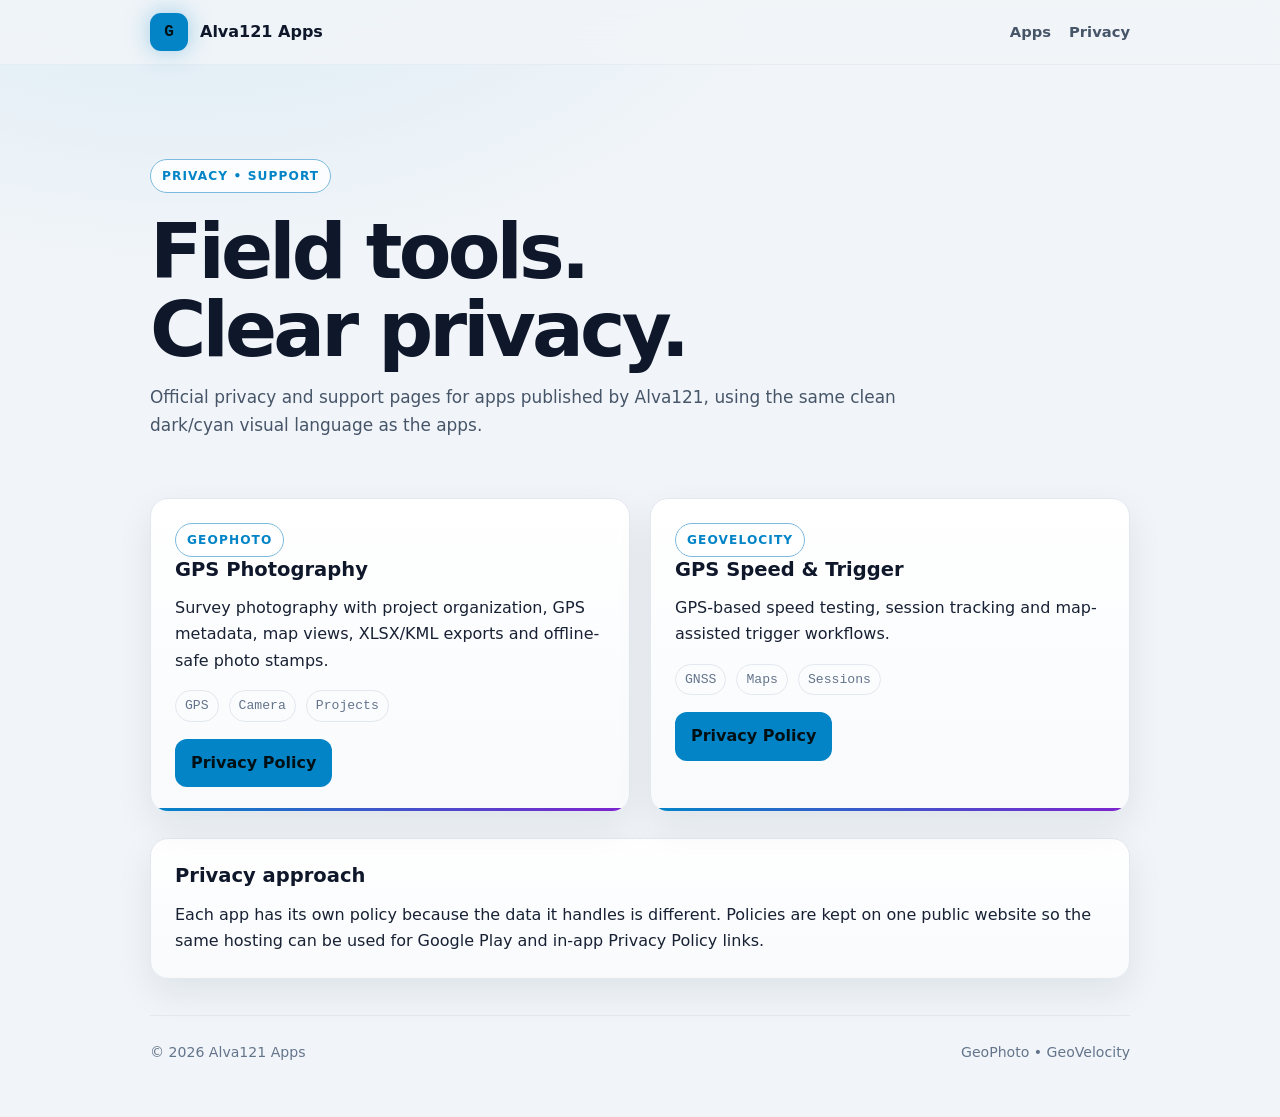
<file: index.html>
<!doctype html>
<html lang="en">
<head>
<meta charset="utf-8"><meta name="viewport" content="width=device-width,initial-scale=1">
<title>Alva121 Apps • Privacy & Support</title>
<meta name="description" content="Privacy and support information for GeoPhoto and GeoVelocity.">
<link rel="stylesheet" href="styles.css">
</head>
<body>
<header class="topbar"><div class="inner">
  <a class="brand" href="index.html"><span class="logo">G</span><span>Alva121 Apps</span></a>
  <nav class="nav"><a href="#apps">Apps</a><a href="#privacy">Privacy</a></nav>
</div></header>

<main class="shell">
  <section class="hero">
    <span class="eyebrow">Privacy • Support</span>
    <h1>Field tools.<br>Clear privacy.</h1>
    <p class="lead">Official privacy and support pages for apps published by Alva121, using the same clean dark/cyan visual language as the apps.</p>
  </section>

  <section id="apps" class="grid">
    <article class="card app">
      <span class="eyebrow">GeoPhoto</span>
      <h2>GPS Photography</h2>
      <p>Survey photography with project organization, GPS metadata, map views, XLSX/KML exports and offline-safe photo stamps.</p>
      <div class="meta"><span class="pill">GPS</span><span class="pill">Camera</span><span class="pill">Projects</span></div>
      <a class="btn" href="geophoto/privacy-policy.html">Privacy Policy</a>
    </article>

    <article class="card app">
      <span class="eyebrow">GeoVelocity</span>
      <h2>GPS Speed & Trigger</h2>
      <p>GPS-based speed testing, session tracking and map-assisted trigger workflows.</p>
      <div class="meta"><span class="pill">GNSS</span><span class="pill">Maps</span><span class="pill">Sessions</span></div>
      <a class="btn" href="geovelocity/privacy-policy.html">Privacy Policy</a>
    </article>
  </section>

  <section id="privacy" class="section card">
    <h2>Privacy approach</h2>
    <p>Each app has its own policy because the data it handles is different. Policies are kept on one public website so the same hosting can be used for Google Play and in-app Privacy Policy links.</p>
  </section>

  <footer><span>© 2026 Alva121 Apps</span><span>GeoPhoto • GeoVelocity</span></footer>
</main>
</body>
</html>
</file>
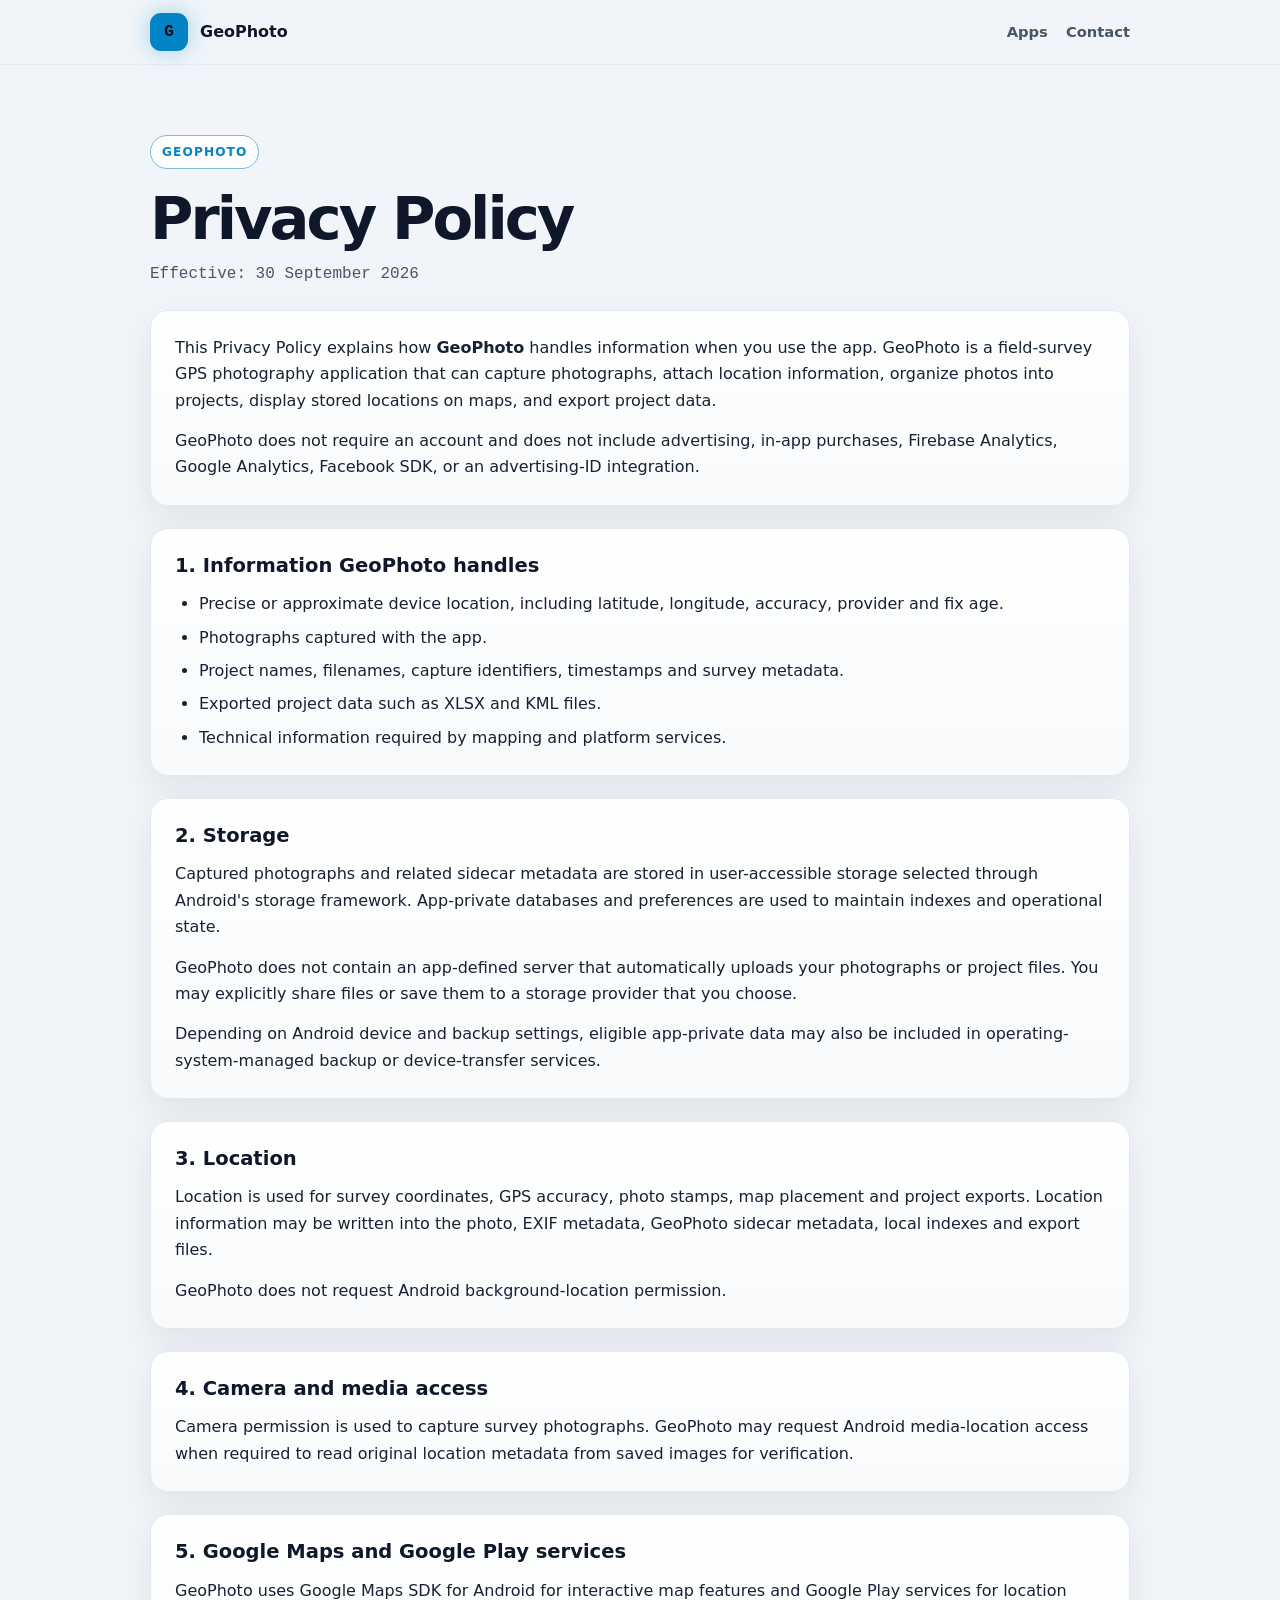
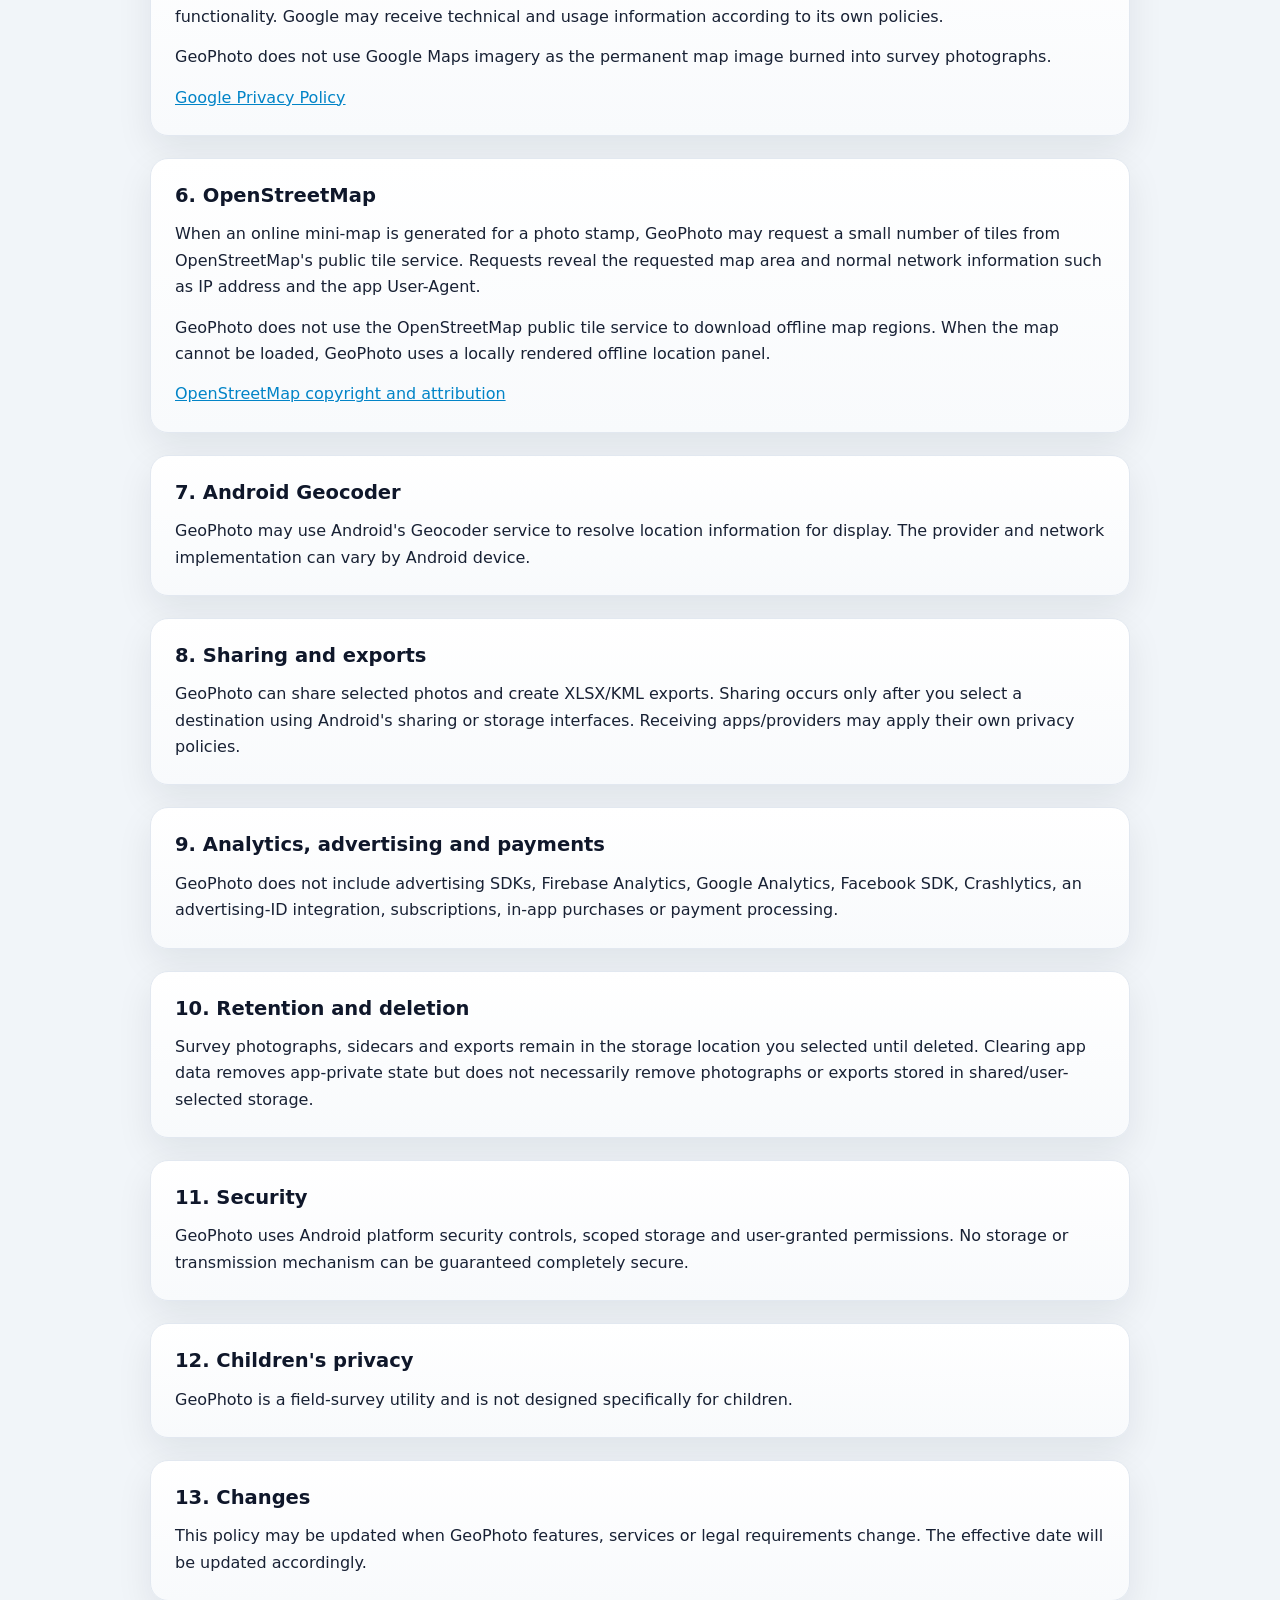
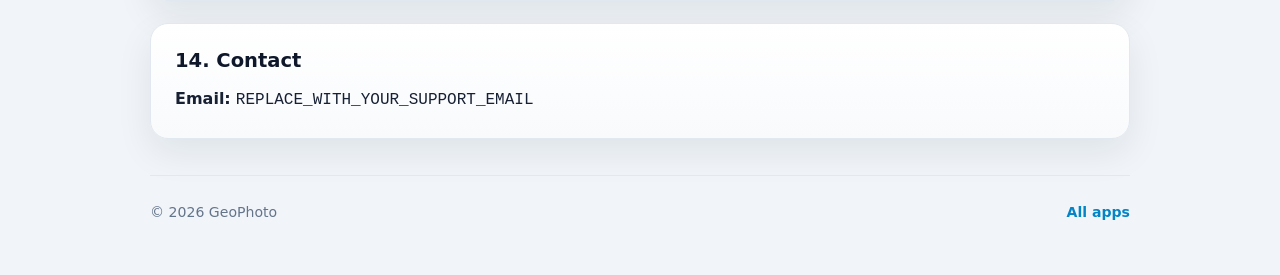
<file: geophoto/index.html>
<!doctype html>
<html lang="en">
<head>
<meta charset="utf-8"><meta name="viewport" content="width=device-width,initial-scale=1">
<title>GeoPhoto Privacy Policy</title>
<meta name="description" content="Privacy Policy for GeoPhoto.">
<link rel="stylesheet" href="../styles.css">
</head>
<body>
<header class="topbar"><div class="inner">
  <a class="brand" href="../index.html"><span class="logo">G</span><span>GeoPhoto</span></a>
  <nav class="nav"><a href="../index.html">Apps</a><a href="#contact">Contact</a></nav>
</div></header>

<main class="shell">
  <section class="policy-header">
    <span class="eyebrow">GeoPhoto</span>
    <h1>Privacy Policy</h1>
    <p class="muted mono">Effective: 30 September 2026</p>
  </section>

  <section class="card">
    <p>This Privacy Policy explains how <strong>GeoPhoto</strong> handles information when you use the app. GeoPhoto is a field-survey GPS photography application that can capture photographs, attach location information, organize photos into projects, display stored locations on maps, and export project data.</p>
    <p>GeoPhoto does not require an account and does not include advertising, in-app purchases, Firebase Analytics, Google Analytics, Facebook SDK, or an advertising-ID integration.</p>
  </section>

  <section class="card"><h2>1. Information GeoPhoto handles</h2>
    <ul>
      <li>Precise or approximate device location, including latitude, longitude, accuracy, provider and fix age.</li>
      <li>Photographs captured with the app.</li>
      <li>Project names, filenames, capture identifiers, timestamps and survey metadata.</li>
      <li>Exported project data such as XLSX and KML files.</li>
      <li>Technical information required by mapping and platform services.</li>
    </ul>
  </section>

  <section class="card"><h2>2. Storage</h2>
    <p>Captured photographs and related sidecar metadata are stored in user-accessible storage selected through Android's storage framework. App-private databases and preferences are used to maintain indexes and operational state.</p>
    <p>GeoPhoto does not contain an app-defined server that automatically uploads your photographs or project files. You may explicitly share files or save them to a storage provider that you choose.</p>
    <p>Depending on Android device and backup settings, eligible app-private data may also be included in operating-system-managed backup or device-transfer services.</p>
  </section>

  <section class="card"><h2>3. Location</h2>
    <p>Location is used for survey coordinates, GPS accuracy, photo stamps, map placement and project exports. Location information may be written into the photo, EXIF metadata, GeoPhoto sidecar metadata, local indexes and export files.</p>
    <p>GeoPhoto does not request Android background-location permission.</p>
  </section>

  <section class="card"><h2>4. Camera and media access</h2>
    <p>Camera permission is used to capture survey photographs. GeoPhoto may request Android media-location access when required to read original location metadata from saved images for verification.</p>
  </section>

  <section class="card"><h2>5. Google Maps and Google Play services</h2>
    <p>GeoPhoto uses Google Maps SDK for Android for interactive map features and Google Play services for location functionality. Google may receive technical and usage information according to its own policies.</p>
    <p>GeoPhoto does not use Google Maps imagery as the permanent map image burned into survey photographs.</p>
    <p><a href="https://policies.google.com/privacy" rel="noopener noreferrer">Google Privacy Policy</a></p>
  </section>

  <section class="card"><h2>6. OpenStreetMap</h2>
    <p>When an online mini-map is generated for a photo stamp, GeoPhoto may request a small number of tiles from OpenStreetMap's public tile service. Requests reveal the requested map area and normal network information such as IP address and the app User-Agent.</p>
    <p>GeoPhoto does not use the OpenStreetMap public tile service to download offline map regions. When the map cannot be loaded, GeoPhoto uses a locally rendered offline location panel.</p>
    <p><a href="https://www.openstreetmap.org/copyright" rel="noopener noreferrer">OpenStreetMap copyright and attribution</a></p>
  </section>

  <section class="card"><h2>7. Android Geocoder</h2>
    <p>GeoPhoto may use Android's Geocoder service to resolve location information for display. The provider and network implementation can vary by Android device.</p>
  </section>

  <section class="card"><h2>8. Sharing and exports</h2>
    <p>GeoPhoto can share selected photos and create XLSX/KML exports. Sharing occurs only after you select a destination using Android's sharing or storage interfaces. Receiving apps/providers may apply their own privacy policies.</p>
  </section>

  <section class="card"><h2>9. Analytics, advertising and payments</h2>
    <p>GeoPhoto does not include advertising SDKs, Firebase Analytics, Google Analytics, Facebook SDK, Crashlytics, an advertising-ID integration, subscriptions, in-app purchases or payment processing.</p>
  </section>

  <section class="card"><h2>10. Retention and deletion</h2>
    <p>Survey photographs, sidecars and exports remain in the storage location you selected until deleted. Clearing app data removes app-private state but does not necessarily remove photographs or exports stored in shared/user-selected storage.</p>
  </section>

  <section class="card"><h2>11. Security</h2>
    <p>GeoPhoto uses Android platform security controls, scoped storage and user-granted permissions. No storage or transmission mechanism can be guaranteed completely secure.</p>
  </section>

  <section class="card"><h2>12. Children's privacy</h2>
    <p>GeoPhoto is a field-survey utility and is not designed specifically for children.</p>
  </section>

  <section class="card"><h2>13. Changes</h2>
    <p>This policy may be updated when GeoPhoto features, services or legal requirements change. The effective date will be updated accordingly.</p>
  </section>

  <section id="contact" class="card"><h2>14. Contact</h2>
    <p><strong>Email:</strong> <span class="mono">REPLACE_WITH_YOUR_SUPPORT_EMAIL</span></p>
  </section>

  <footer><span>© 2026 GeoPhoto</span><a href="../index.html">All apps</a></footer>
</main>
</body>
</html>
</file>
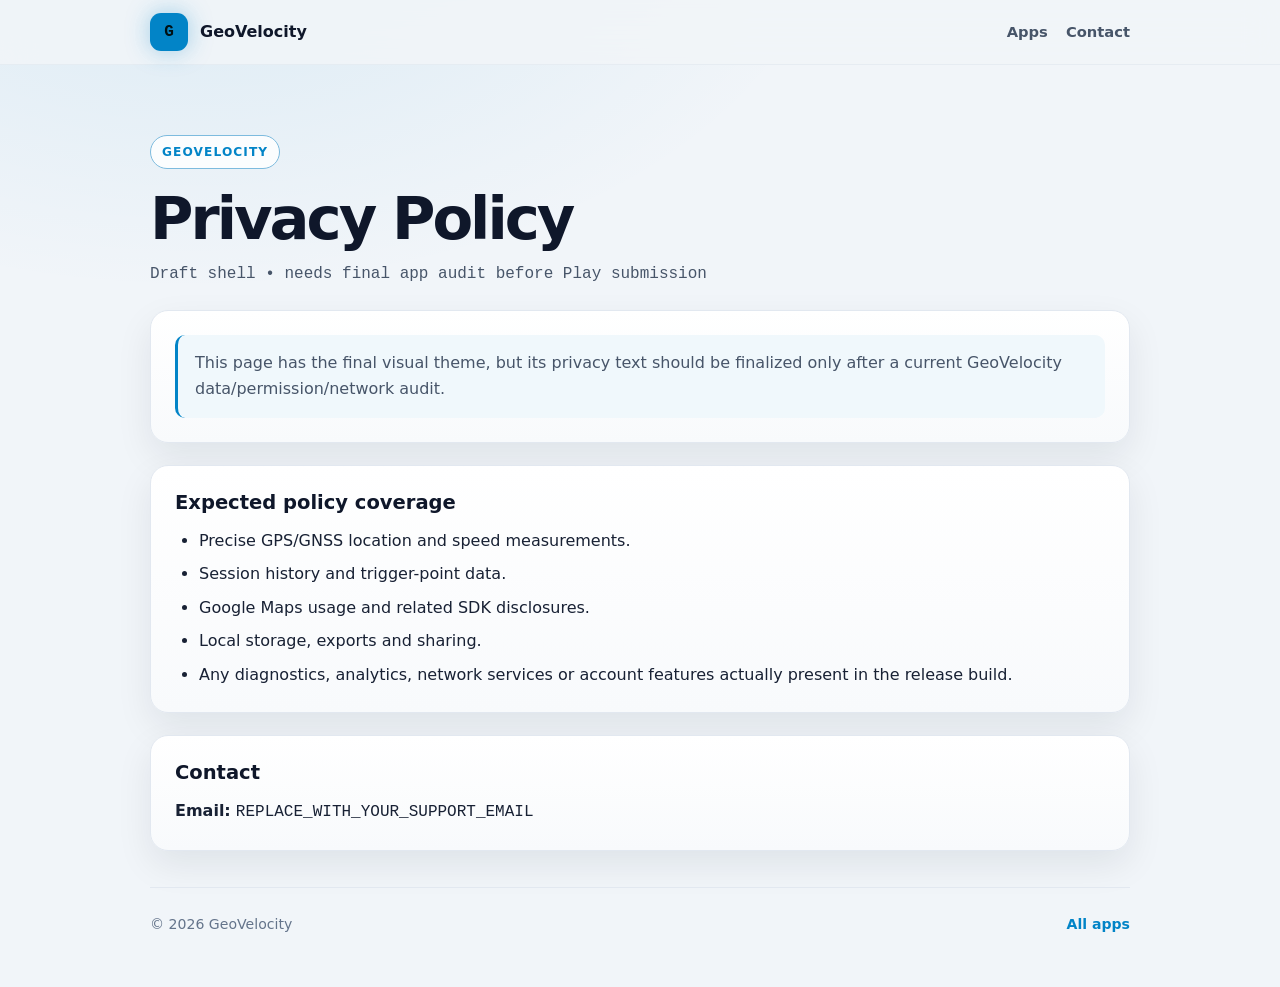
<file: geovelocity/index.html>
<!doctype html>
<html lang="en">
<head>
<meta charset="utf-8"><meta name="viewport" content="width=device-width,initial-scale=1">
<title>GeoVelocity Privacy Policy</title>
<meta name="description" content="Privacy Policy for GeoVelocity.">
<link rel="stylesheet" href="../styles.css">
</head>
<body>
<header class="topbar"><div class="inner">
  <a class="brand" href="../index.html"><span class="logo">G</span><span>GeoVelocity</span></a>
  <nav class="nav"><a href="../index.html">Apps</a><a href="#contact">Contact</a></nav>
</div></header>

<main class="shell">
  <section class="policy-header">
    <span class="eyebrow">GeoVelocity</span>
    <h1>Privacy Policy</h1>
    <p class="muted mono">Draft shell • needs final app audit before Play submission</p>
  </section>

  <section class="card">
    <div class="notice">This page has the final visual theme, but its privacy text should be finalized only after a current GeoVelocity data/permission/network audit.</div>
  </section>

  <section class="card"><h2>Expected policy coverage</h2>
    <ul>
      <li>Precise GPS/GNSS location and speed measurements.</li>
      <li>Session history and trigger-point data.</li>
      <li>Google Maps usage and related SDK disclosures.</li>
      <li>Local storage, exports and sharing.</li>
      <li>Any diagnostics, analytics, network services or account features actually present in the release build.</li>
    </ul>
  </section>

  <section id="contact" class="card"><h2>Contact</h2>
    <p><strong>Email:</strong> <span class="mono">REPLACE_WITH_YOUR_SUPPORT_EMAIL</span></p>
  </section>

  <footer><span>© 2026 GeoVelocity</span><a href="../index.html">All apps</a></footer>
</main>
</body>
</html>
</file>
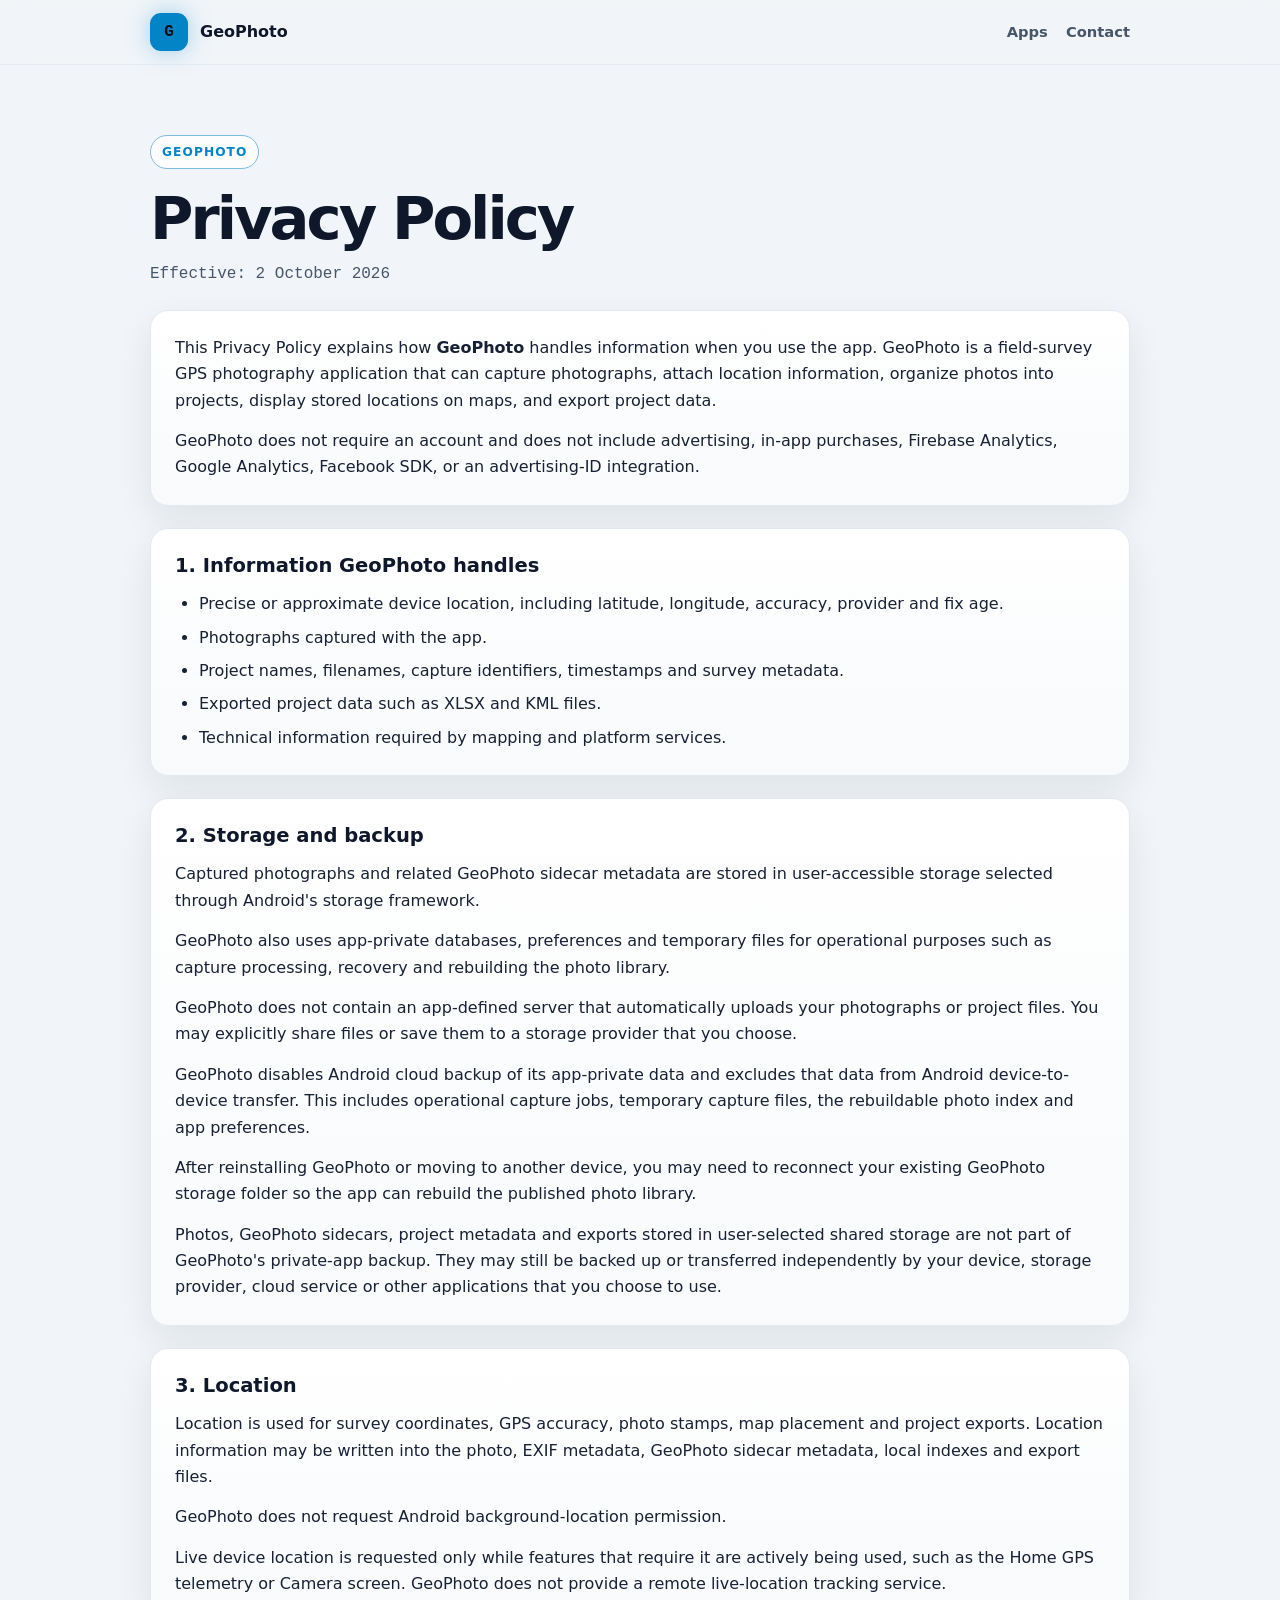
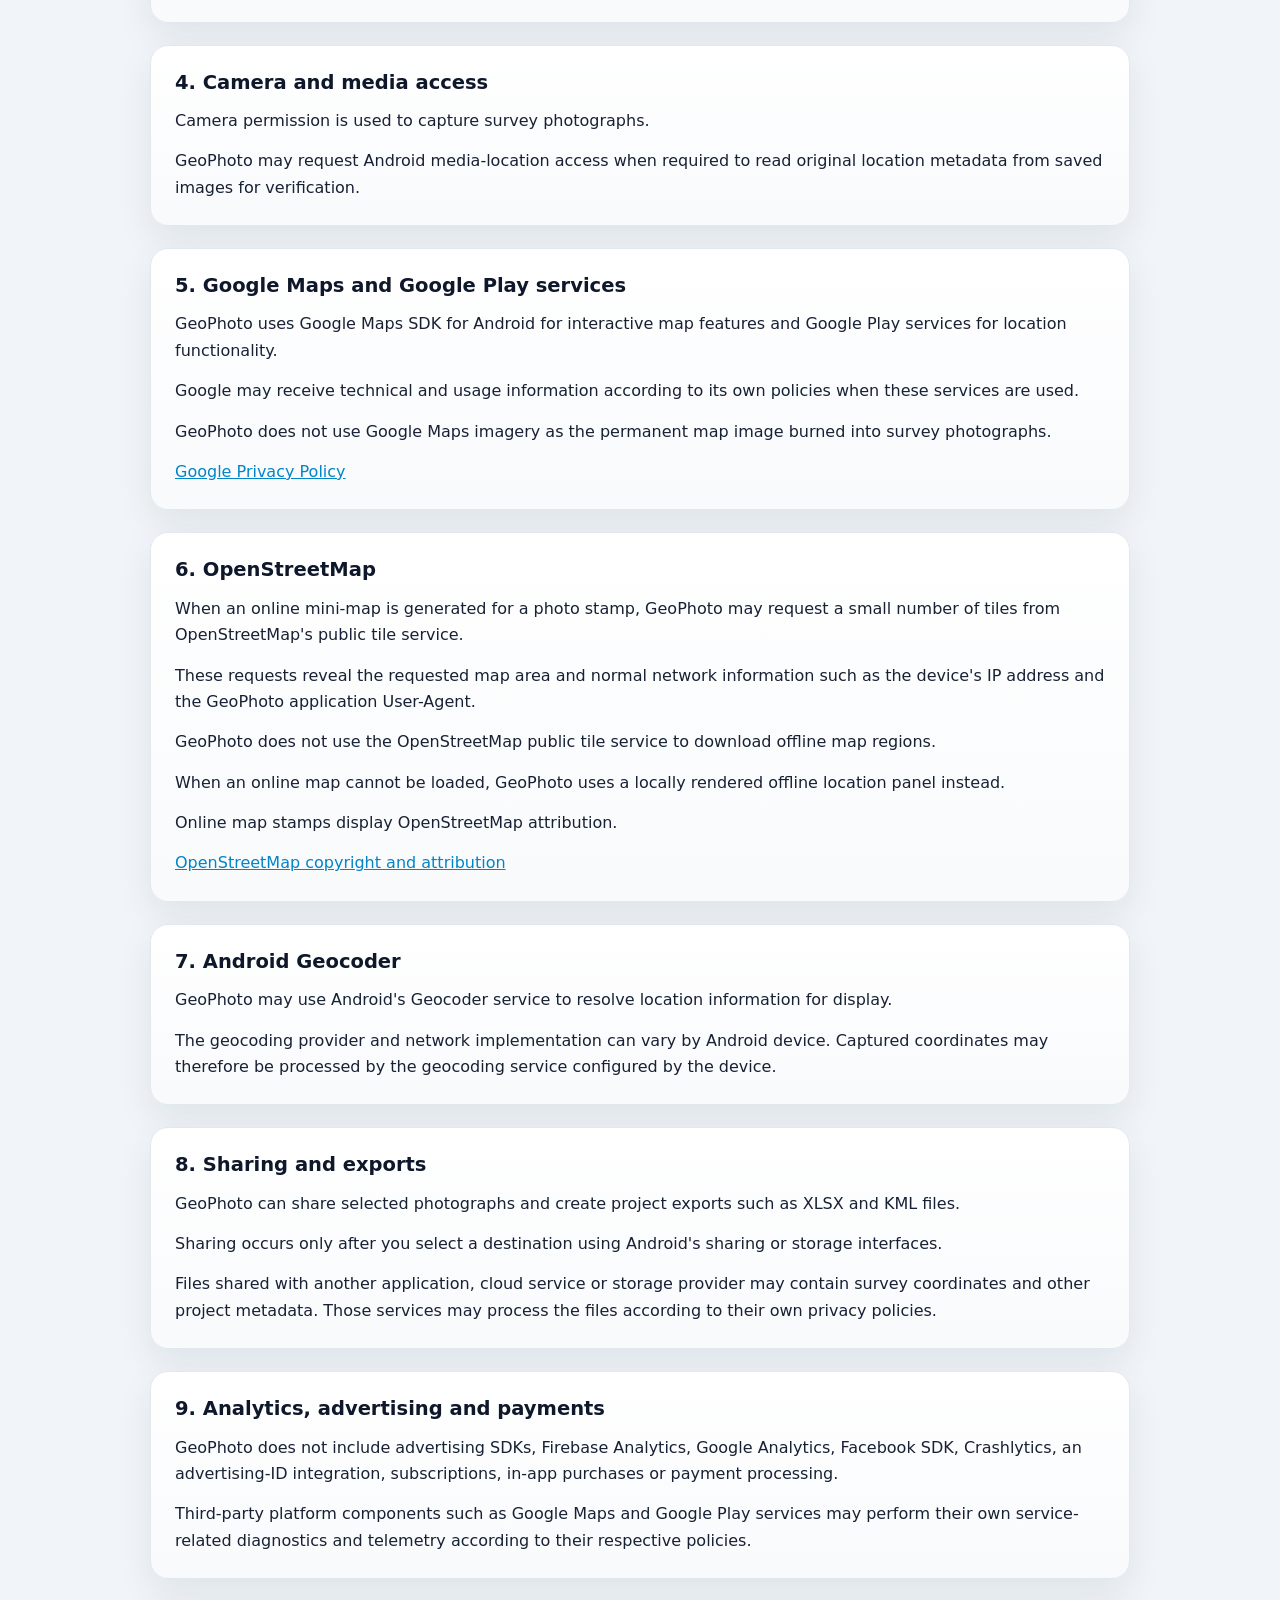
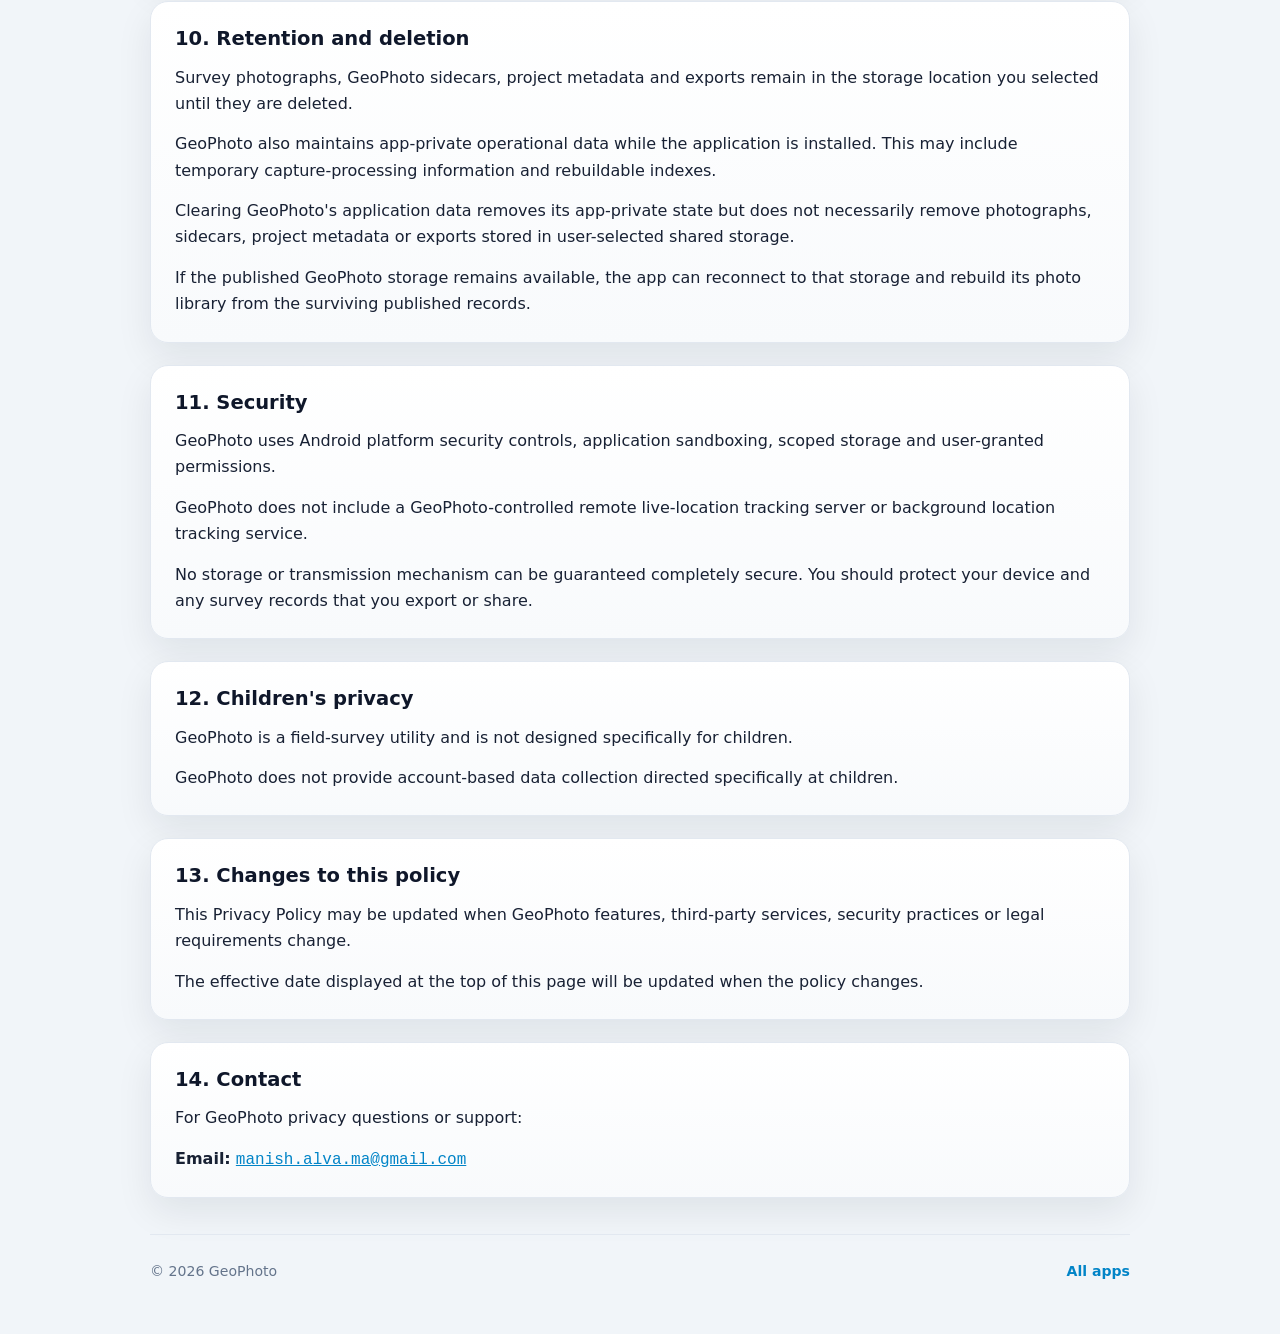
<file: geophoto/privacy-policy.html>
<!doctype html>
<html lang="en">

<head>
  <meta charset="utf-8">
  <meta name="viewport" content="width=device-width,initial-scale=1">

  <title>GeoPhoto Privacy Policy</title>

  <meta
    name="description"
    content="Privacy Policy for GeoPhoto."
  >

  <link
    rel="stylesheet"
    href="../styles.css"
  >
</head>


<body>

<header class="topbar">

  <div class="inner">

    <a
      class="brand"
      href="../index.html"
    >
      <span class="logo">G</span>
      <span>GeoPhoto</span>
    </a>


    <nav class="nav">

      <a href="../index.html">
        Apps
      </a>

      <a href="#contact">
        Contact
      </a>

    </nav>

  </div>

</header>


<main class="shell">


  <!-- =====================================================
       HEADER
  ====================================================== -->

  <section class="policy-header">

    <span class="eyebrow">
      GeoPhoto
    </span>

    <h1>
      Privacy Policy
    </h1>

    <p class="muted mono">
      Effective: 2 October 2026
    </p>

  </section>



  <!-- =====================================================
       INTRODUCTION
  ====================================================== -->

  <section class="card">

    <p>
      This Privacy Policy explains how
      <strong>GeoPhoto</strong>
      handles information when you use the app.
      GeoPhoto is a field-survey GPS photography application
      that can capture photographs, attach location information,
      organize photos into projects, display stored locations on
      maps, and export project data.
    </p>

    <p>
      GeoPhoto does not require an account and does not include
      advertising, in-app purchases, Firebase Analytics,
      Google Analytics, Facebook SDK, or an advertising-ID
      integration.
    </p>

  </section>



  <!-- =====================================================
       1. INFORMATION
  ====================================================== -->

  <section class="card">

    <h2>
      1. Information GeoPhoto handles
    </h2>

    <ul>

      <li>
        Precise or approximate device location, including
        latitude, longitude, accuracy, provider and fix age.
      </li>

      <li>
        Photographs captured with the app.
      </li>

      <li>
        Project names, filenames, capture identifiers,
        timestamps and survey metadata.
      </li>

      <li>
        Exported project data such as XLSX and KML files.
      </li>

      <li>
        Technical information required by mapping and
        platform services.
      </li>

    </ul>

  </section>



  <!-- =====================================================
       2. STORAGE AND BACKUP
  ====================================================== -->

  <section class="card">

    <h2>
      2. Storage and backup
    </h2>

    <p>
      Captured photographs and related GeoPhoto sidecar metadata
      are stored in user-accessible storage selected through
      Android's storage framework.
    </p>

    <p>
      GeoPhoto also uses app-private databases, preferences and
      temporary files for operational purposes such as capture
      processing, recovery and rebuilding the photo library.
    </p>

    <p>
      GeoPhoto does not contain an app-defined server that
      automatically uploads your photographs or project files.
      You may explicitly share files or save them to a storage
      provider that you choose.
    </p>

    <p>
      GeoPhoto disables Android cloud backup of its app-private
      data and excludes that data from Android device-to-device
      transfer. This includes operational capture jobs,
      temporary capture files, the rebuildable photo index and
      app preferences.
    </p>

    <p>
      After reinstalling GeoPhoto or moving to another device,
      you may need to reconnect your existing GeoPhoto storage
      folder so the app can rebuild the published photo library.
    </p>

    <p>
      Photos, GeoPhoto sidecars, project metadata and exports
      stored in user-selected shared storage are not part of
      GeoPhoto's private-app backup. They may still be backed up
      or transferred independently by your device, storage
      provider, cloud service or other applications that you
      choose to use.
    </p>

  </section>



  <!-- =====================================================
       3. LOCATION
  ====================================================== -->

  <section class="card">

    <h2>
      3. Location
    </h2>

    <p>
      Location is used for survey coordinates, GPS accuracy,
      photo stamps, map placement and project exports.
      Location information may be written into the photo,
      EXIF metadata, GeoPhoto sidecar metadata, local indexes
      and export files.
    </p>

    <p>
      GeoPhoto does not request Android background-location
      permission.
    </p>

    <p>
      Live device location is requested only while features that
      require it are actively being used, such as the Home GPS
      telemetry or Camera screen. GeoPhoto does not provide a
      remote live-location tracking service.
    </p>

  </section>



  <!-- =====================================================
       4. CAMERA
  ====================================================== -->

  <section class="card">

    <h2>
      4. Camera and media access
    </h2>

    <p>
      Camera permission is used to capture survey photographs.
    </p>

    <p>
      GeoPhoto may request Android media-location access when
      required to read original location metadata from saved
      images for verification.
    </p>

  </section>



  <!-- =====================================================
       5. GOOGLE MAPS
  ====================================================== -->

  <section class="card">

    <h2>
      5. Google Maps and Google Play services
    </h2>

    <p>
      GeoPhoto uses Google Maps SDK for Android for interactive
      map features and Google Play services for location
      functionality.
    </p>

    <p>
      Google may receive technical and usage information
      according to its own policies when these services are used.
    </p>

    <p>
      GeoPhoto does not use Google Maps imagery as the permanent
      map image burned into survey photographs.
    </p>

    <p>
      <a
        href="https://policies.google.com/privacy"
        rel="noopener noreferrer"
      >
        Google Privacy Policy
      </a>
    </p>

  </section>



  <!-- =====================================================
       6. OPENSTREETMAP
  ====================================================== -->

  <section class="card">

    <h2>
      6. OpenStreetMap
    </h2>

    <p>
      When an online mini-map is generated for a photo stamp,
      GeoPhoto may request a small number of tiles from
      OpenStreetMap's public tile service.
    </p>

    <p>
      These requests reveal the requested map area and normal
      network information such as the device's IP address and
      the GeoPhoto application User-Agent.
    </p>

    <p>
      GeoPhoto does not use the OpenStreetMap public tile
      service to download offline map regions.
    </p>

    <p>
      When an online map cannot be loaded, GeoPhoto uses a
      locally rendered offline location panel instead.
    </p>

    <p>
      Online map stamps display OpenStreetMap attribution.
    </p>

    <p>
      <a
        href="https://www.openstreetmap.org/copyright"
        rel="noopener noreferrer"
      >
        OpenStreetMap copyright and attribution
      </a>
    </p>

  </section>



  <!-- =====================================================
       7. ANDROID GEOCODER
  ====================================================== -->

  <section class="card">

    <h2>
      7. Android Geocoder
    </h2>

    <p>
      GeoPhoto may use Android's Geocoder service to resolve
      location information for display.
    </p>

    <p>
      The geocoding provider and network implementation can
      vary by Android device. Captured coordinates may therefore
      be processed by the geocoding service configured by the
      device.
    </p>

  </section>



  <!-- =====================================================
       8. SHARING
  ====================================================== -->

  <section class="card">

    <h2>
      8. Sharing and exports
    </h2>

    <p>
      GeoPhoto can share selected photographs and create project
      exports such as XLSX and KML files.
    </p>

    <p>
      Sharing occurs only after you select a destination using
      Android's sharing or storage interfaces.
    </p>

    <p>
      Files shared with another application, cloud service or
      storage provider may contain survey coordinates and other
      project metadata. Those services may process the files
      according to their own privacy policies.
    </p>

  </section>



  <!-- =====================================================
       9. ANALYTICS / ADS / PAYMENTS
  ====================================================== -->

  <section class="card">

    <h2>
      9. Analytics, advertising and payments
    </h2>

    <p>
      GeoPhoto does not include advertising SDKs, Firebase
      Analytics, Google Analytics, Facebook SDK, Crashlytics,
      an advertising-ID integration, subscriptions,
      in-app purchases or payment processing.
    </p>

    <p>
      Third-party platform components such as Google Maps and
      Google Play services may perform their own service-related
      diagnostics and telemetry according to their respective
      policies.
    </p>

  </section>



  <!-- =====================================================
       10. RETENTION / DELETION
  ====================================================== -->

  <section class="card">

    <h2>
      10. Retention and deletion
    </h2>

    <p>
      Survey photographs, GeoPhoto sidecars, project metadata
      and exports remain in the storage location you selected
      until they are deleted.
    </p>

    <p>
      GeoPhoto also maintains app-private operational data while
      the application is installed. This may include temporary
      capture-processing information and rebuildable indexes.
    </p>

    <p>
      Clearing GeoPhoto's application data removes its
      app-private state but does not necessarily remove
      photographs, sidecars, project metadata or exports stored
      in user-selected shared storage.
    </p>

    <p>
      If the published GeoPhoto storage remains available, the
      app can reconnect to that storage and rebuild its photo
      library from the surviving published records.
    </p>

  </section>



  <!-- =====================================================
       11. SECURITY
  ====================================================== -->

  <section class="card">

    <h2>
      11. Security
    </h2>

    <p>
      GeoPhoto uses Android platform security controls,
      application sandboxing, scoped storage and user-granted
      permissions.
    </p>

    <p>
      GeoPhoto does not include a GeoPhoto-controlled remote
      live-location tracking server or background location
      tracking service.
    </p>

    <p>
      No storage or transmission mechanism can be guaranteed
      completely secure. You should protect your device and
      any survey records that you export or share.
    </p>

  </section>



  <!-- =====================================================
       12. CHILDREN
  ====================================================== -->

  <section class="card">

    <h2>
      12. Children's privacy
    </h2>

    <p>
      GeoPhoto is a field-survey utility and is not designed
      specifically for children.
    </p>

    <p>
      GeoPhoto does not provide account-based data collection
      directed specifically at children.
    </p>

  </section>



  <!-- =====================================================
       13. CHANGES
  ====================================================== -->

  <section class="card">

    <h2>
      13. Changes to this policy
    </h2>

    <p>
      This Privacy Policy may be updated when GeoPhoto features,
      third-party services, security practices or legal
      requirements change.
    </p>

    <p>
      The effective date displayed at the top of this page will
      be updated when the policy changes.
    </p>

  </section>



  <!-- =====================================================
       14. CONTACT
  ====================================================== -->

  <section
    id="contact"
    class="card"
  >

    <h2>
      14. Contact
    </h2>

    <p>
      For GeoPhoto privacy questions or support:
    </p>

    <p>
      <strong>Email:</strong>
      <a
        class="mono"
        href="mailto:manish.alva.ma@gmail.com"
      >
        manish.alva.ma@gmail.com
      </a>
    </p>

  </section>



  <!-- =====================================================
       FOOTER
  ====================================================== -->

  <footer>

    <span>
      © 2026 GeoPhoto
    </span>

    <a href="../index.html">
      All apps
    </a>

  </footer>


</main>

</body>
</html>
</file>
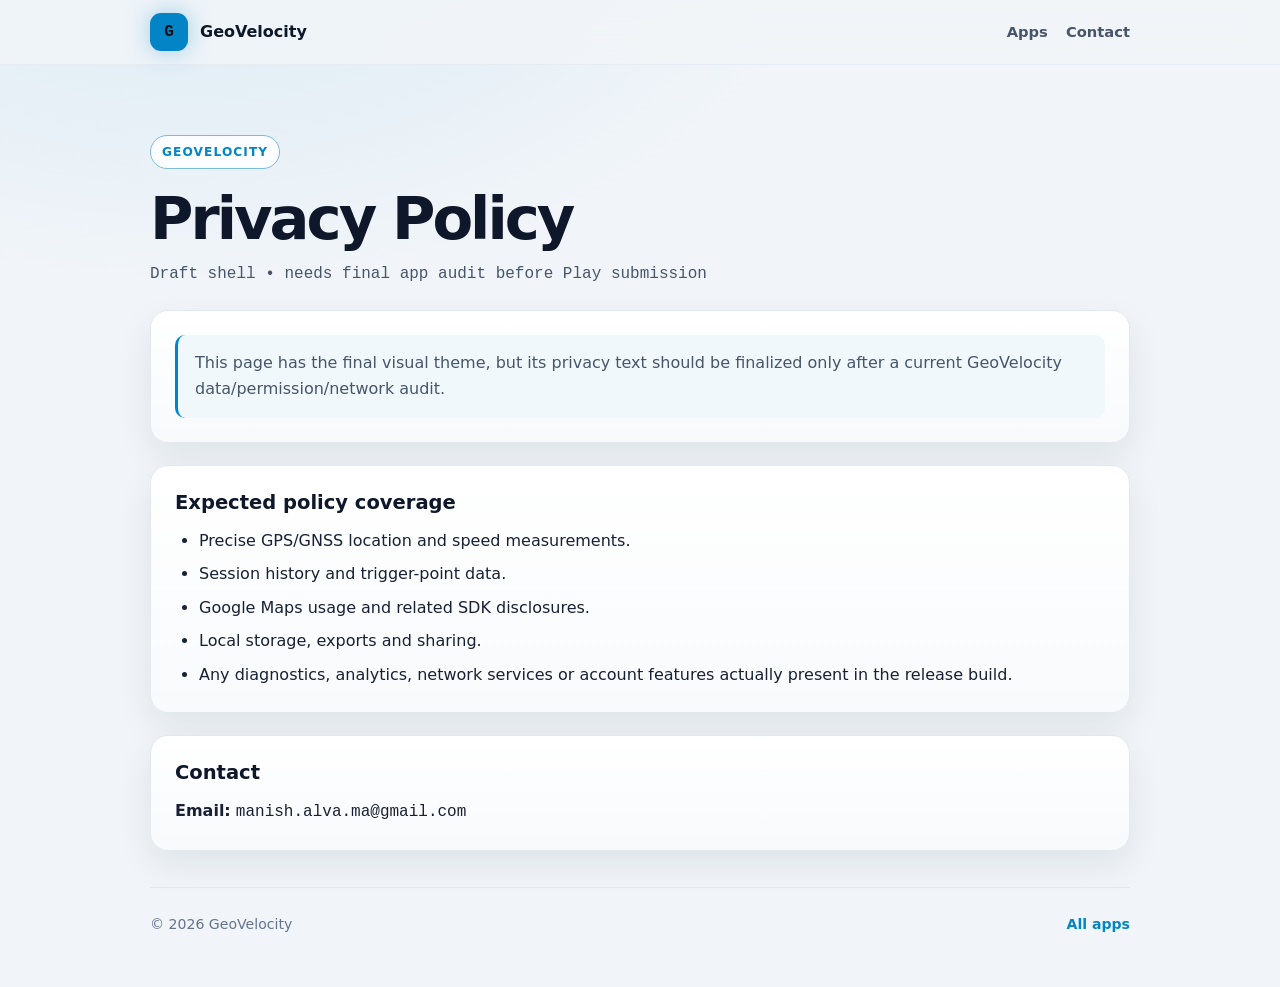
<file: geovelocity/privacy-policy.html>
<!doctype html>
<html lang="en">
<head>
<meta charset="utf-8"><meta name="viewport" content="width=device-width,initial-scale=1">
<title>GeoVelocity Privacy Policy</title>
<meta name="description" content="Privacy Policy for GeoVelocity.">
<link rel="stylesheet" href="../styles.css">
</head>
<body>
<header class="topbar"><div class="inner">
  <a class="brand" href="../index.html"><span class="logo">G</span><span>GeoVelocity</span></a>
  <nav class="nav"><a href="../index.html">Apps</a><a href="#contact">Contact</a></nav>
</div></header>

<main class="shell">
  <section class="policy-header">
    <span class="eyebrow">GeoVelocity</span>
    <h1>Privacy Policy</h1>
    <p class="muted mono">Draft shell • needs final app audit before Play submission</p>
  </section>

  <section class="card">
    <div class="notice">This page has the final visual theme, but its privacy text should be finalized only after a current GeoVelocity data/permission/network audit.</div>
  </section>

  <section class="card"><h2>Expected policy coverage</h2>
    <ul>
      <li>Precise GPS/GNSS location and speed measurements.</li>
      <li>Session history and trigger-point data.</li>
      <li>Google Maps usage and related SDK disclosures.</li>
      <li>Local storage, exports and sharing.</li>
      <li>Any diagnostics, analytics, network services or account features actually present in the release build.</li>
    </ul>
  </section>

  <section id="contact" class="card"><h2>Contact</h2>
    <p><strong>Email:</strong> <span class="mono">manish.alva.ma@gmail.com</span></p>
  </section>

  <footer><span>© 2026 GeoVelocity</span><a href="../index.html">All apps</a></footer>
</main>
</body>
</html>
</file>
<file: styles.css>
:root {
  color-scheme: dark light;

  /* DARK THEME */
  --bg: #080B11;
  --surface: #131C2E;
  --surface2: #0E1422;
  --border: #1B2438;

  --text: #FFFFFF;
  --muted: #8B9CB8;
  --subtle: #64748B;

  --cyan: #00F0FF;
  --green: #10B981;
  --amber: #F59E0B;
  --purple: #A855F7;
  --danger: #EF4444;

  --shadow: rgba(0, 0, 0, 0.28);
}


/* LIGHT THEME */
@media (prefers-color-scheme: light) {
  :root {
    --bg: #F1F5F9;
    --surface: #FFFFFF;
    --surface2: #F8FAFC;
    --border: #E2E8F0;

    --text: #0F172A;
    --muted: #475569;
    --subtle: #64748B;

    --cyan: #0284C7;
    --green: #059669;
    --amber: #D97706;
    --purple: #7E22CE;
    --danger: #DC2626;

    --shadow: rgba(15, 23, 42, 0.08);
  }
}


/* =====================================================
   GLOBAL
===================================================== */

* {
  box-sizing: border-box;
}

html {
  scroll-behavior: smooth;
}

body {
  margin: 0;

  background:
    radial-gradient(
      1000px 600px at 15% -10%,
      color-mix(in srgb, var(--cyan) 10%, transparent),
      transparent 65%
    ),
    var(--bg);

  color: var(--text);

  font-family:
    Inter,
    ui-sans-serif,
    system-ui,
    -apple-system,
    BlinkMacSystemFont,
    "Segoe UI",
    sans-serif;

  line-height: 1.65;
}


/* =====================================================
   LINKS
===================================================== */

a {
  color: var(--cyan);
}

a:hover {
  opacity: 0.92;
}


/* =====================================================
   PAGE CONTAINER
===================================================== */

.shell {
  width: min(980px, calc(100% - 28px));
  margin: 0 auto;

  padding-top: 22px;
  padding-bottom: 42px;
}


/* =====================================================
   TOP NAVIGATION
===================================================== */

.topbar {
  position: sticky;
  top: 0;

  z-index: 20;

  backdrop-filter: blur(16px);
  -webkit-backdrop-filter: blur(16px);

  background:
    color-mix(
      in srgb,
      var(--bg) 86%,
      transparent
    );

  border-bottom:
    1px solid
    color-mix(
      in srgb,
      var(--border) 75%,
      transparent
    );
}


.topbar .inner {
  width: min(980px, calc(100% - 28px));

  margin: 0 auto;

  min-height: 64px;

  display: flex;
  align-items: center;
  justify-content: space-between;
}


/* =====================================================
   BRAND
===================================================== */

.brand {
  display: flex;
  align-items: center;

  gap: 12px;

  text-decoration: none;

  color: var(--text);

  font-weight: 800;
}


.logo {
  width: 38px;
  height: 38px;

  border-radius: 11px;

  display: grid;
  place-items: center;

  color: #001014;

  background: var(--cyan);

  box-shadow:
    0 0 24px
    color-mix(
      in srgb,
      var(--cyan) 35%,
      transparent
    );

  font-family:
    "JetBrains Mono",
    ui-monospace,
    monospace;

  font-weight: 900;
}


/* =====================================================
   NAVIGATION LINKS
===================================================== */

.nav {
  display: flex;

  gap: 18px;

  font-size: 0.92rem;
}


.nav a {
  text-decoration: none;

  color: var(--muted);

  font-weight: 700;
}


.nav a:hover {
  color: var(--cyan);
}


/* =====================================================
   LANDING PAGE HERO
===================================================== */

.hero {
  padding-top: 72px;
  padding-bottom: 30px;
}


/* =====================================================
   SMALL LABEL / BADGE
===================================================== */

.eyebrow {
  display: inline-flex;

  gap: 8px;

  align-items: center;

  border:
    1px solid
    color-mix(
      in srgb,
      var(--cyan) 45%,
      var(--border)
    );

  background:
    color-mix(
      in srgb,
      var(--surface) 84%,
      transparent
    );

  color: var(--cyan);

  border-radius: 999px;

  padding: 6px 11px;

  font-size: 0.76rem;

  font-weight: 900;

  letter-spacing: 0.09em;

  text-transform: uppercase;
}


/* =====================================================
   HEADINGS
===================================================== */

h1 {
  font-size: clamp(2.3rem, 6vw, 4.8rem);

  line-height: 1.02;

  letter-spacing: -0.05em;

  margin-top: 20px;
  margin-bottom: 14px;
}


h2 {
  margin-top: 0;

  margin-bottom: 12px;

  font-size: 1.22rem;

  line-height: 1.35;
}


h3 {
  color: var(--text);

  margin-top: 0;
}


/* =====================================================
   BODY TEXT
===================================================== */

p {
  margin-top: 0;
  margin-bottom: 14px;
}


p:last-child {
  margin-bottom: 0;
}


.lead {
  max-width: 760px;

  color: var(--muted);

  font-size: 1.06rem;
}


/* =====================================================
   APP GRID ON MAIN PAGE
===================================================== */

.grid {
  display: grid;

  grid-template-columns:
    repeat(2, minmax(0, 1fr));

  gap: 20px;

  margin-top: 28px;

  margin-bottom: 26px;
}


/* =====================================================
   CARDS
===================================================== */

.card {
  background:
    linear-gradient(
      180deg,
      var(--surface),
      var(--surface2)
    );

  border:
    1px solid
    var(--border);

  border-radius: 18px;

  padding: 24px;

  box-shadow:
    0 14px 36px
    var(--shadow);

  transition:
    transform 0.20s ease,
    box-shadow 0.20s ease,
    border-color 0.20s ease,
    background 0.20s ease;
}


/* =====================================================
   CARD HOVER ANIMATION
===================================================== */

@media (hover: hover) and (pointer: fine) {

  .card:hover {
    transform: translateY(-4px);

    border-color:
      color-mix(
        in srgb,
        var(--cyan) 35%,
        var(--border)
      );

    box-shadow:
      0 20px 46px
      color-mix(
        in srgb,
        var(--cyan) 9%,
        var(--shadow)
      );
  }

}


/*
   IMPORTANT:
   Adds spacing between privacy-policy cards.

   This applies to both:
   GeoPhoto
   GeoVelocity
*/

main.shell > .card {
  margin-bottom: 22px;
}


/*
   Prevent unnecessary extra spacing
   before footer.
*/

main.shell > .card:last-of-type {
  margin-bottom: 0;
}


/* =====================================================
   CARD TEXT
===================================================== */

.card p,
.card li {
  color:
    color-mix(
      in srgb,
      var(--text) 84%,
      var(--muted)
    );
}


.card ul {
  margin-top: 12px;

  margin-bottom: 0;

  padding-left: 24px;
}


.card li {
  margin-bottom: 7px;
}


.card li:last-child {
  margin-bottom: 0;
}


/* =====================================================
   APP CARD
===================================================== */

.card.app {
  position: relative;

  overflow: hidden;
}


.card.app::after {
  content: "";

  position: absolute;

  left: 0;
  right: 0;
  bottom: 0;

  height: 3px;

  background:
    linear-gradient(
      90deg,
      var(--cyan),
      var(--purple)
    );
}


/* =====================================================
   META / TECHNICAL PILLS
===================================================== */

.meta {
  display: flex;

  flex-wrap: wrap;

  gap: 10px;

  margin-top: 16px;

  font-family:
    "JetBrains Mono",
    ui-monospace,
    monospace;

  font-size: 0.82rem;

  color: var(--subtle);
}


.pill {
  border:
    1px solid
    var(--border);

  border-radius: 999px;

  padding: 4px 9px;
}


/* =====================================================
   BUTTON
===================================================== */

.btn {
  display: inline-flex;

  align-items: center;

  justify-content: center;

  margin-top: 17px;

  padding: 11px 16px;

  border-radius: 12px;

  background: var(--cyan);

  color: #001014;

  text-decoration: none;

  font-weight: 900;

  transition:
    transform 0.15s ease,
    box-shadow 0.15s ease;
}


.btn:hover {
  transform: translateY(-1px);

  box-shadow:
    0 6px 18px
    color-mix(
      in srgb,
      var(--cyan) 20%,
      transparent
    );
}


/* =====================================================
   NORMAL SECTION
===================================================== */

.section {
  margin-top: 22px;

  margin-bottom: 22px;
}


/* =====================================================
   PRIVACY PAGE HEADER
===================================================== */

.policy-header {
  padding-top: 48px;

  padding-bottom: 22px;
}


.policy-header h1 {
  font-size: clamp(
    2.2rem,
    5vw,
    3.7rem
  );

  margin-bottom: 12px;
}


/* =====================================================
   MUTED TEXT
===================================================== */

.muted {
  color: var(--muted);
}


/* =====================================================
   TECHNICAL / MONOSPACE TEXT
===================================================== */

.mono {
  font-family:
    "JetBrains Mono",
    ui-monospace,
    SFMono-Regular,
    Menlo,
    Consolas,
    monospace;
}


/* =====================================================
   NOTICE PANEL
===================================================== */

.notice {
  border-left:
    3px solid
    var(--cyan);

  background:
    color-mix(
      in srgb,
      var(--cyan) 6%,
      var(--surface)
    );

  padding: 15px 17px;

  border-radius: 10px;

  color: var(--muted);
}


/* =====================================================
   FOOTER
===================================================== */

footer {
  display: flex;

  justify-content: space-between;

  align-items: center;

  gap: 16px;

  border-top:
    1px solid
    var(--border);

  margin-top: 36px;

  padding-top: 25px;

  padding-bottom: 10px;

  color: var(--subtle);

  font-size: 0.88rem;
}


footer a {
  text-decoration: none;

  font-weight: 700;
}


/* =====================================================
   MOBILE / SMALL SCREEN
===================================================== */

@media (max-width: 700px) {

  .shell {
    width: min(
      100% - 20px,
      980px
    );

    padding-top: 18px;
  }


  .topbar .inner {
    width: min(
      100% - 20px,
      980px
    );

    min-height: 58px;
  }


  .logo {
    width: 34px;
    height: 34px;

    border-radius: 10px;
  }


  .nav {
    gap: 12px;

    font-size: 0.84rem;
  }


  .hero {
    padding-top: 46px;

    padding-bottom: 24px;
  }


  h1 {
    font-size: clamp(
      2.2rem,
      11vw,
      3.5rem
    );
  }


  .policy-header {
    padding-top: 38px;

    padding-bottom: 18px;
  }


  .grid {
    grid-template-columns: 1fr;

    gap: 18px;
  }


  .card {
    padding: 20px;

    border-radius: 16px;
  }


  /*
     Slightly tighter card gap on phones.
  */

  main.shell > .card {
    margin-bottom: 17px;
  }


  .card ul {
    padding-left: 21px;
  }


  footer {
    flex-direction: column;

    align-items: flex-start;

    margin-top: 30px;
  }

}
</file>
